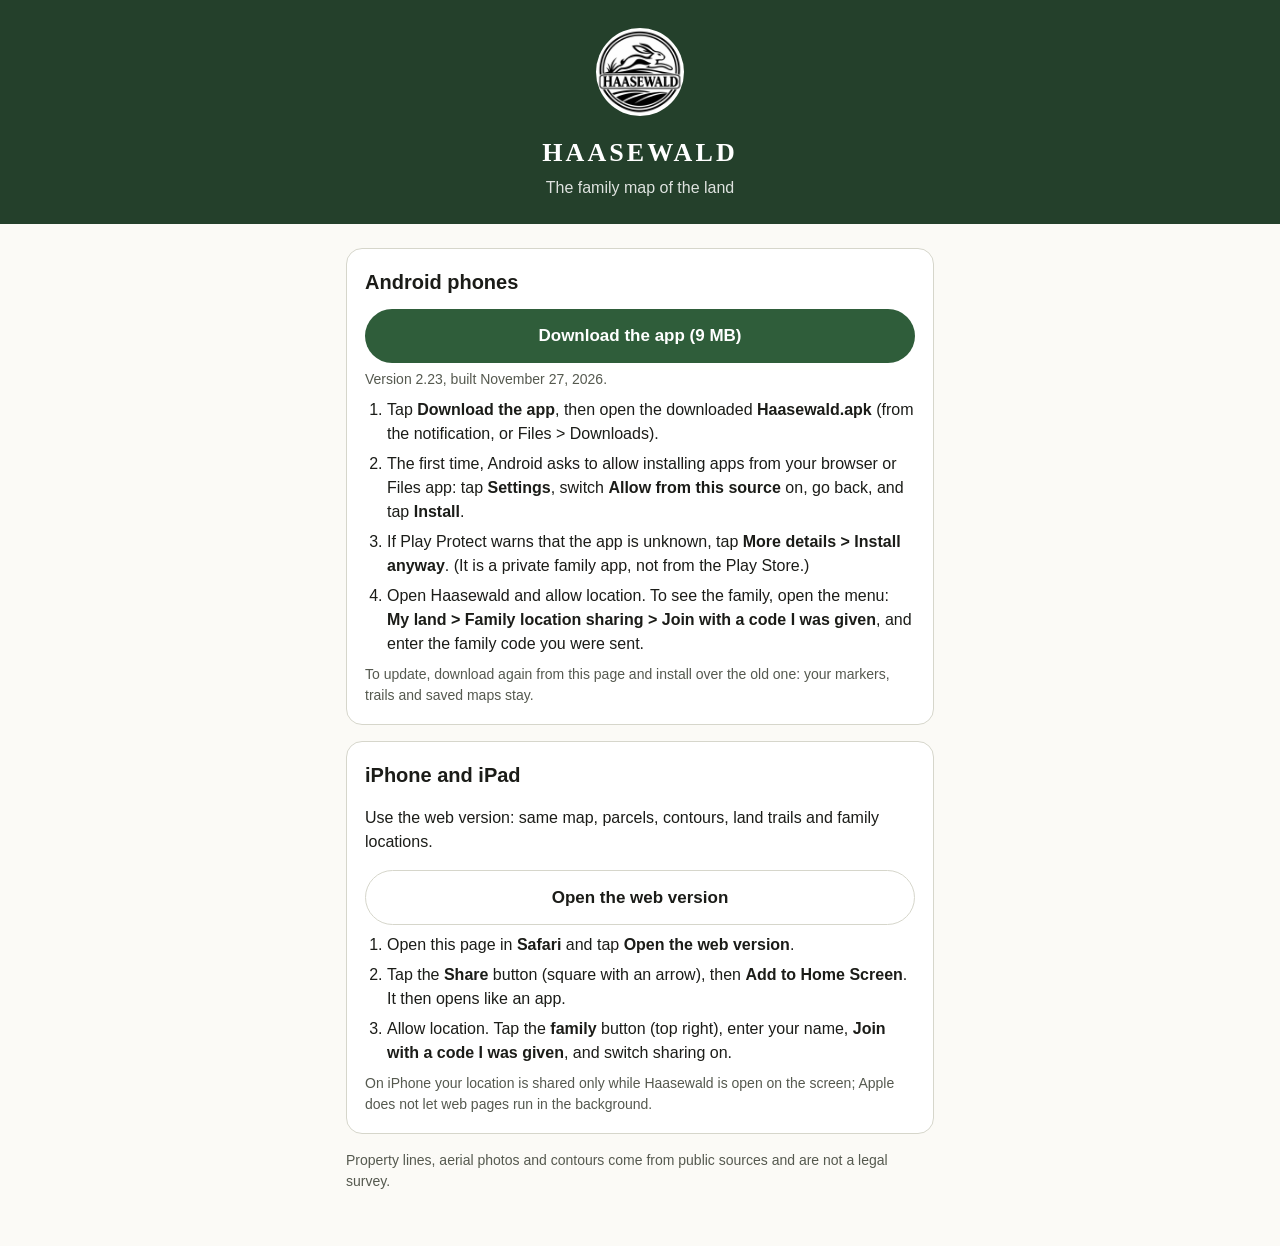
<file: download.html>
<!doctype html>
<html lang="en">
<head>
<meta charset="utf-8">
<meta name="viewport" content="width=device-width, initial-scale=1">
<title>Get Haasewald</title>
<meta name="description" content="Download the Haasewald app for Android, or use the web version on iPhone.">
<meta name="theme-color" content="#24402B">
<link rel="icon" href="icons/favicon.png">
<link rel="apple-touch-icon" href="icons/apple-touch-icon.png">
<style>
  :root { --brand: #2F5D3A; --bar: #24402B; --paper: #FBFAF6; --card: #FFFFFF; --ink: #1B1C18; --soft: #55594F; --line: #D6D6CB; color-scheme: light; }
  @media (prefers-color-scheme: dark) {
    :root:not([data-theme="light"]) { --paper: #12140F; --card: #1E211B; --ink: #E6E6DC; --soft: #A9AD9F; --line: #3A3E35; color-scheme: dark; }
  }
  :root[data-theme="dark"] { --paper: #12140F; --card: #1E211B; --ink: #E6E6DC; --soft: #A9AD9F; --line: #3A3E35; color-scheme: dark; }
  * { box-sizing: border-box; }
  body { margin: 0; background: var(--paper); color: var(--ink); font: 16px/1.5 -apple-system, BlinkMacSystemFont, "Segoe UI", Roboto, Helvetica, Arial, sans-serif; }
  header { background: var(--bar); color: #fff; padding: 28px 16px 24px; text-align: center; }
  header img { width: 88px; height: 88px; border-radius: 50%; background: #fff; }
  header h1 { font-family: Georgia, "Times New Roman", serif; letter-spacing: .12em; margin: 10px 0 0; font-size: 26px; }
  header p { margin: 4px 0 0; opacity: .85; }
  main { max-width: 620px; margin: 0 auto; padding: 8px 16px 40px; }
  section { background: var(--card); border: 1px solid var(--line); border-radius: 16px; padding: 18px; margin: 16px 0; }
  h2 { margin: 0 0 8px; font-size: 20px; }
  .btn { display: block; text-align: center; background: var(--brand); color: #fff; text-decoration: none; font-weight: 700; padding: 14px 18px; border-radius: 999px; margin: 12px 0 6px; font-size: 17px; }
  .btn.ghost { background: transparent; color: var(--ink); border: 1px solid var(--line); }
  .small { color: var(--soft); font-size: 14px; }
  ol { padding-left: 22px; margin: 8px 0; }
  li { margin: 6px 0; }
</style>
</head>
<body>
<header>
  <img src="icons/icon-192.png" alt="">
  <h1>HAASEWALD</h1>
  <p>The family map of the land</p>
</header>
<main>
  <section>
    <h2>Android phones</h2>
    <a class="btn" href="Haasewald.apk" download>Download the app (9 MB)</a>
    <div class="small">Version 2.23, built November 27, 2026.</div>
    <ol>
      <li>Tap <b>Download the app</b>, then open the downloaded <b>Haasewald.apk</b> (from the notification, or Files &gt; Downloads).</li>
      <li>The first time, Android asks to allow installing apps from your browser or Files app: tap <b>Settings</b>, switch <b>Allow from this source</b> on, go back, and tap <b>Install</b>.</li>
      <li>If Play Protect warns that the app is unknown, tap <b>More details &gt; Install anyway</b>. (It is a private family app, not from the Play Store.)</li>
      <li>Open Haasewald and allow location. To see the family, open the menu: <b>My land &gt; Family location sharing &gt; Join with a code I was given</b>, and enter the family code you were sent.</li>
    </ol>
    <div class="small">To update, download again from this page and install over the old one: your markers, trails and saved maps stay.</div>
  </section>
  <section>
    <h2>iPhone and iPad</h2>
    <p>Use the web version: same map, parcels, contours, land trails and family locations.</p>
    <a class="btn ghost" href="./">Open the web version</a>
    <ol>
      <li>Open this page in <b>Safari</b> and tap <b>Open the web version</b>.</li>
      <li>Tap the <b>Share</b> button (square with an arrow), then <b>Add to Home Screen</b>. It then opens like an app.</li>
      <li>Allow location. Tap the <b>family</b> button (top right), enter your name, <b>Join with a code I was given</b>, and switch sharing on.</li>
    </ol>
    <div class="small">On iPhone your location is shared only while Haasewald is open on the screen; Apple does not let web pages run in the background.</div>
  </section>
  <p class="small">Property lines, aerial photos and contours come from public sources and are not a legal survey.</p>
</main>
</body>
</html>
</file>
